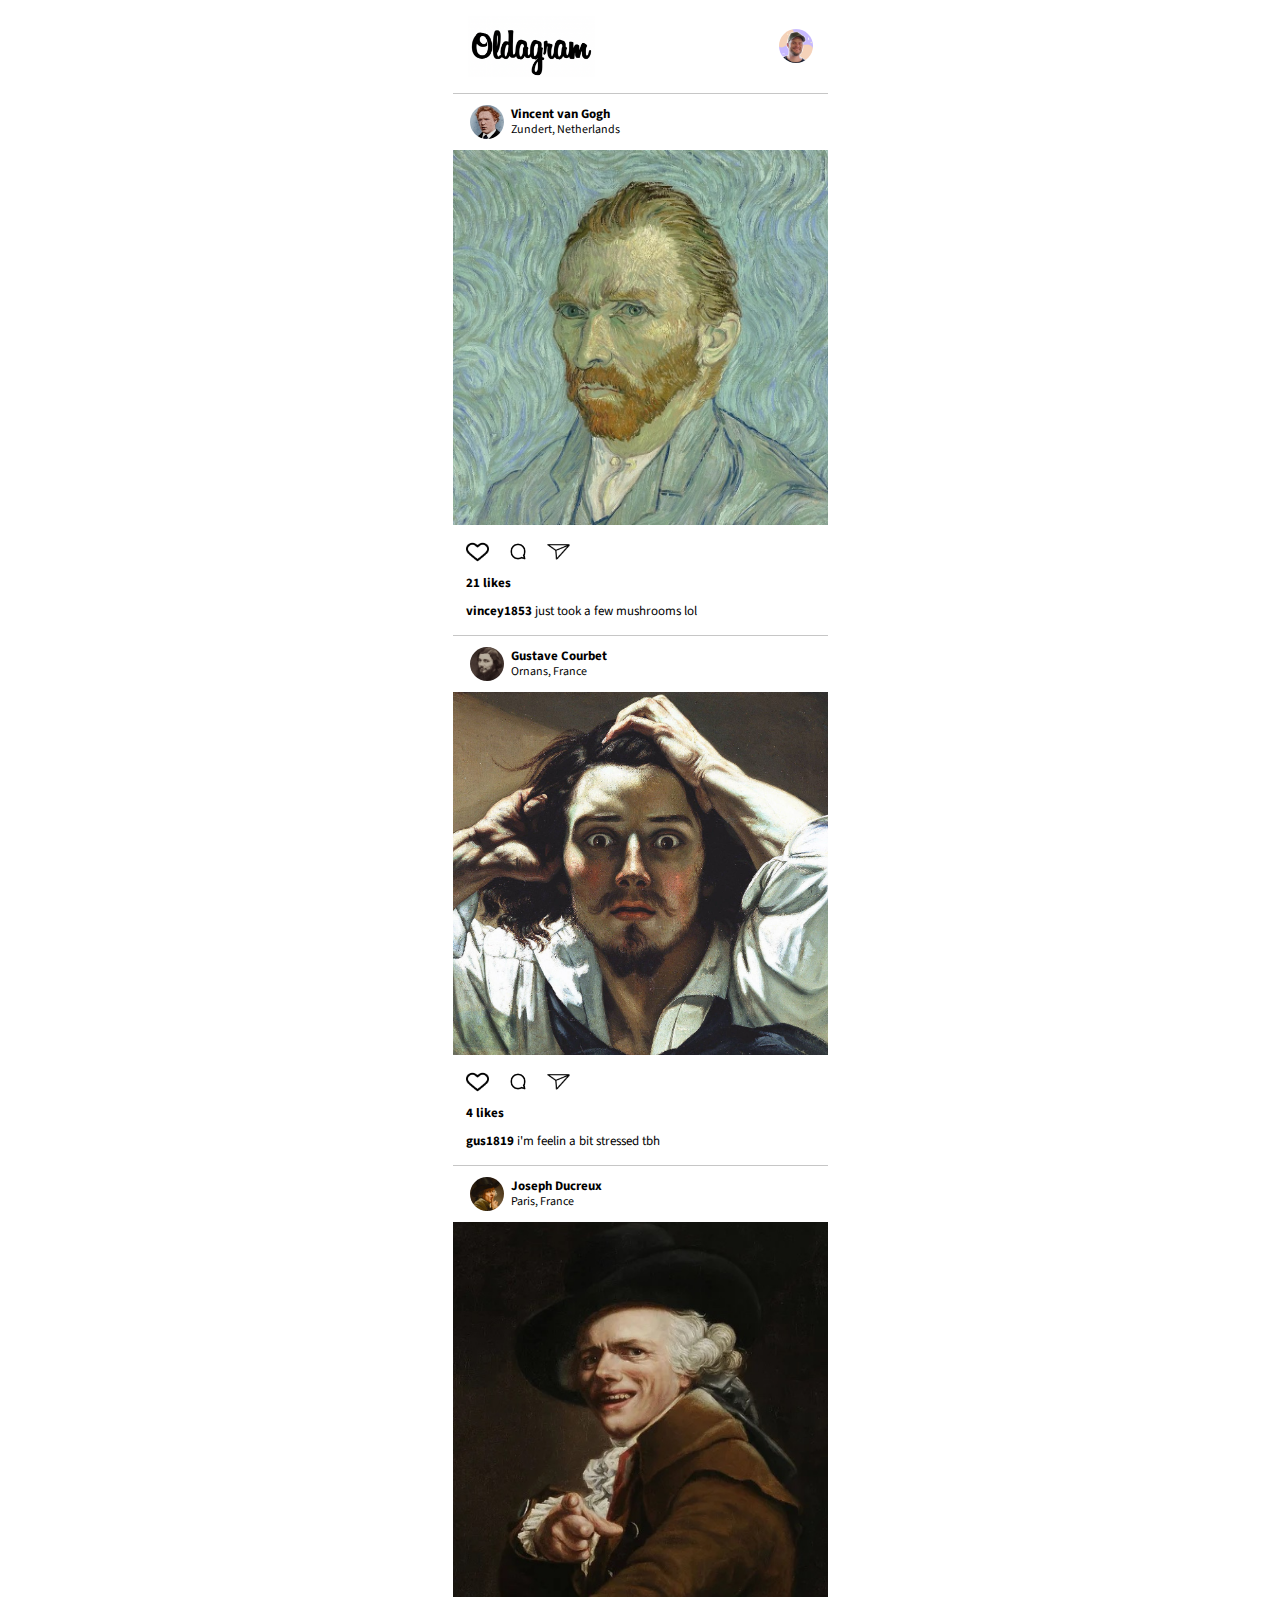
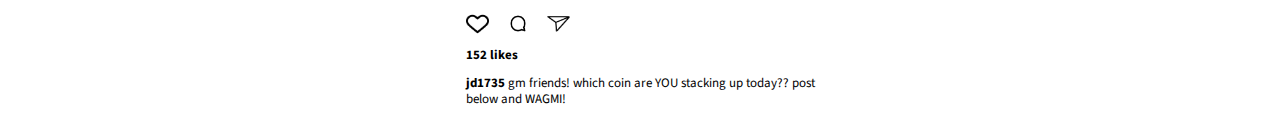
<file: index.html>
<html>
  <head>
    <link rel="preconnect" href="https://fonts.googleapis.com" />
    <link rel="preconnect" href="https://fonts.gstatic.com" crossorigin />
    <link
      href="https://fonts.googleapis.com/css2?family=Source+Sans+Pro:wght@400;700&display=swap"
      rel="stylesheet"
    />
    <link rel="stylesheet" href="index.css" />
  </head>

  <body>
    <div class="container">
      <header>
        <img src="images/logo.png" class="logo" />
        <img
          src="images/user-avatar.png"
          class="user-avatar"
          alt="photo of user"
        />
      </header>
      <main id="main"></main>
    </div>

    <script src="indexcodereviewvs.js"></script>
  </body>
</html>
</file>
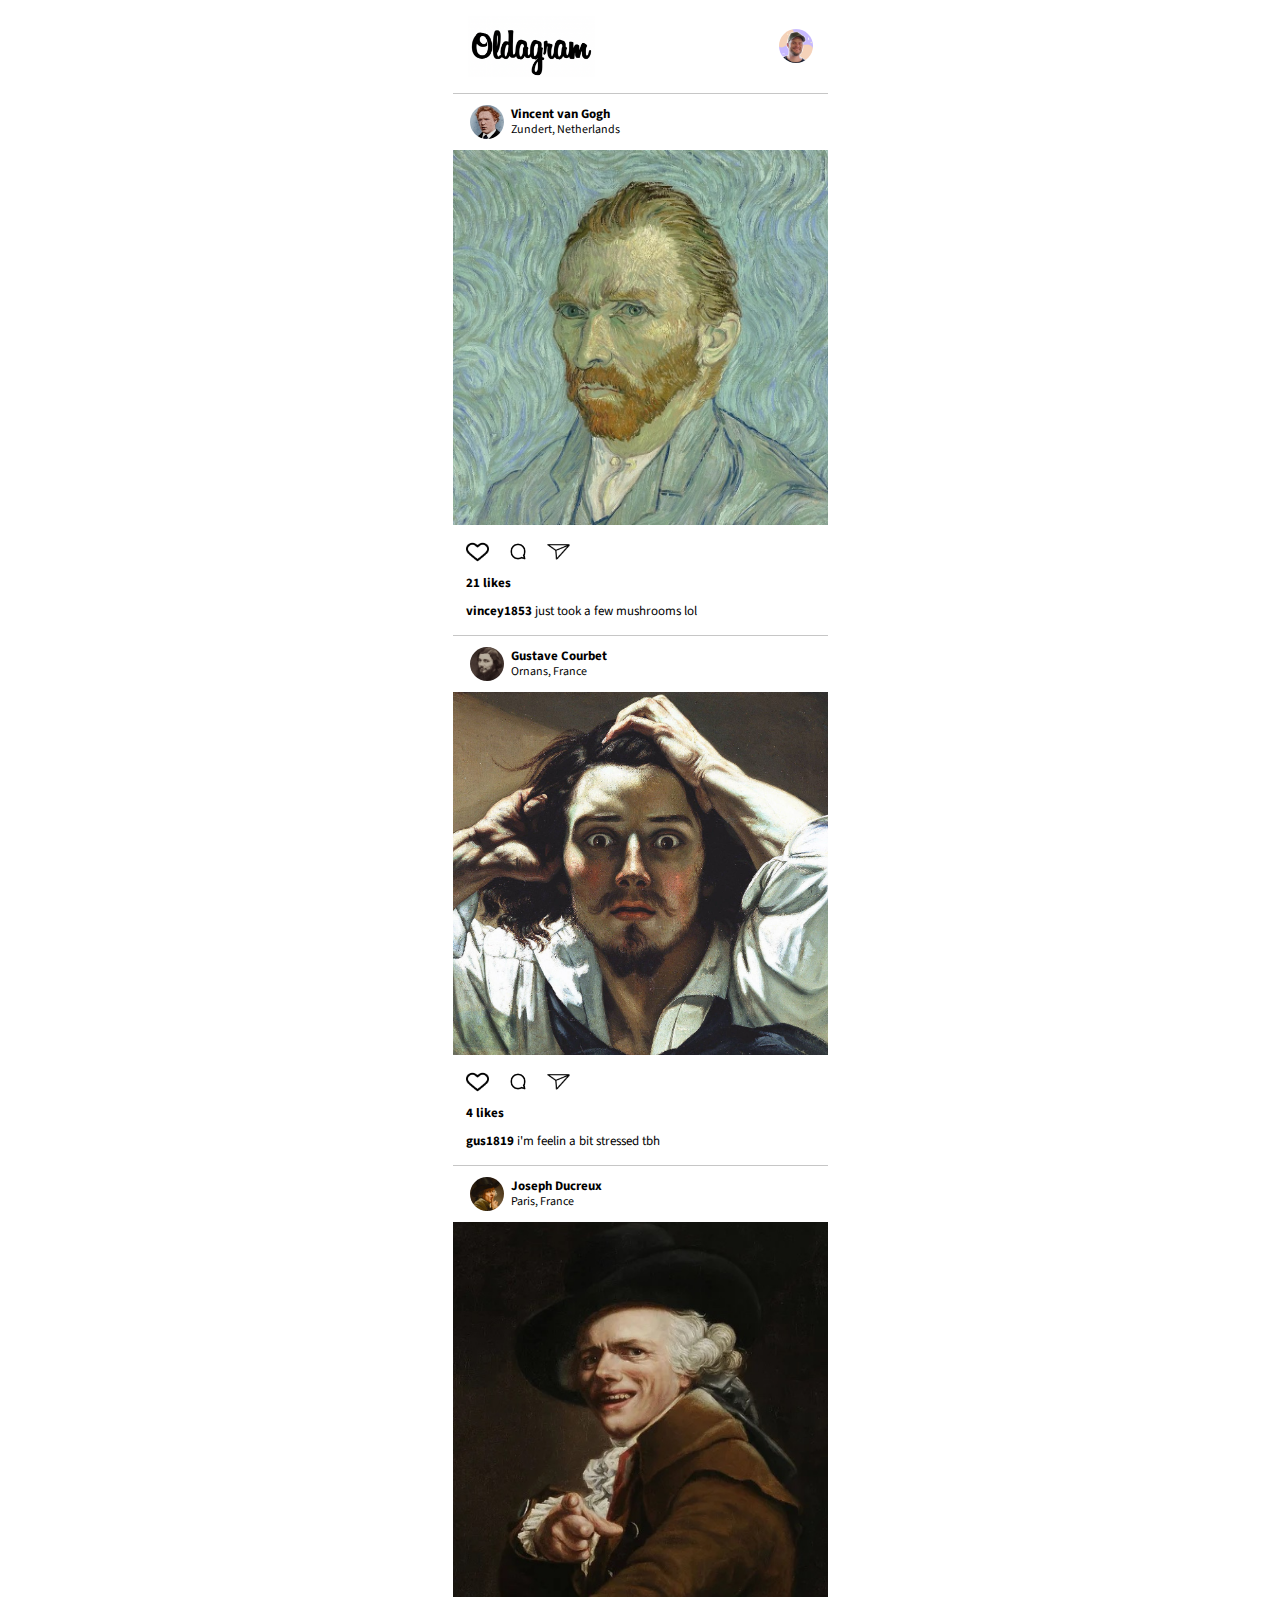
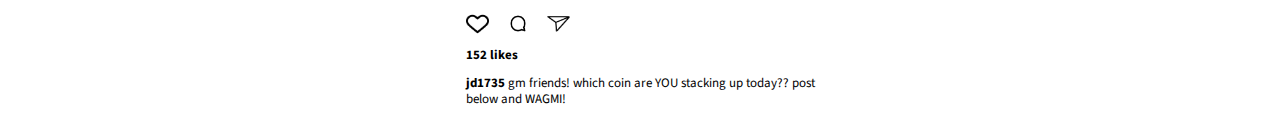
<file: indexvs1.html>
<html>
  <head>
    <link rel="preconnect" href="https://fonts.googleapis.com" />
    <link rel="preconnect" href="https://fonts.gstatic.com" crossorigin />
    <link
      href="https://fonts.googleapis.com/css2?family=Source+Sans+Pro:wght@400;700&display=swap"
      rel="stylesheet"
    />
    <link rel="stylesheet" href="index.css" />
  </head>

  <body>
    <!-- <div class="container">
      <header>
        <img src="images/logo.png" class="logo" />
        <img
          src="images/user-avatar.png"
          class="user-avatar"
          alt="photo of user"
        />
      </header>
      <main>
        <section class="artist-info">
          <img
            src="images/avatar-vangogh.jpg"
            class="artist-avatar"
            alt="photo of artist"
          />
          <div>
            <h4 class="artist-name">Vincent van Gogh</h4>
            <p class="artist-birthplace">Zundert, Netherlands</p>
          </div>
        </section>
        <section>
          <img
            src="images/post-vangogh.jpg"
            class="image-main"
            alt="artist's work"
          />
        </section>
        <section class="social">
          <div class="icons">
            <img
              src="images/icon-heart.png"
              class="icon icon-heart"
              alt="heart icon"
            />
            <img
              src="images/icon-comment.png"
              class="icon icon-comment"
              alt="comment icon"
            />
            <img
              src="images/icon-dm.png"
              class="icon icon-dm"
              alt="direct message icon"
            />
          </div>
          <p class="likes">21,492 likes</p>
          <p class="post">
            <span class="post-author">vincey1853</span> just took a few
            mushrooms lol
          </p>
        </section>
      </main>
    </div>
    <script src="index.js"></script> -->
    <script src="index.js"></script>
  </body>
</html>
</file>
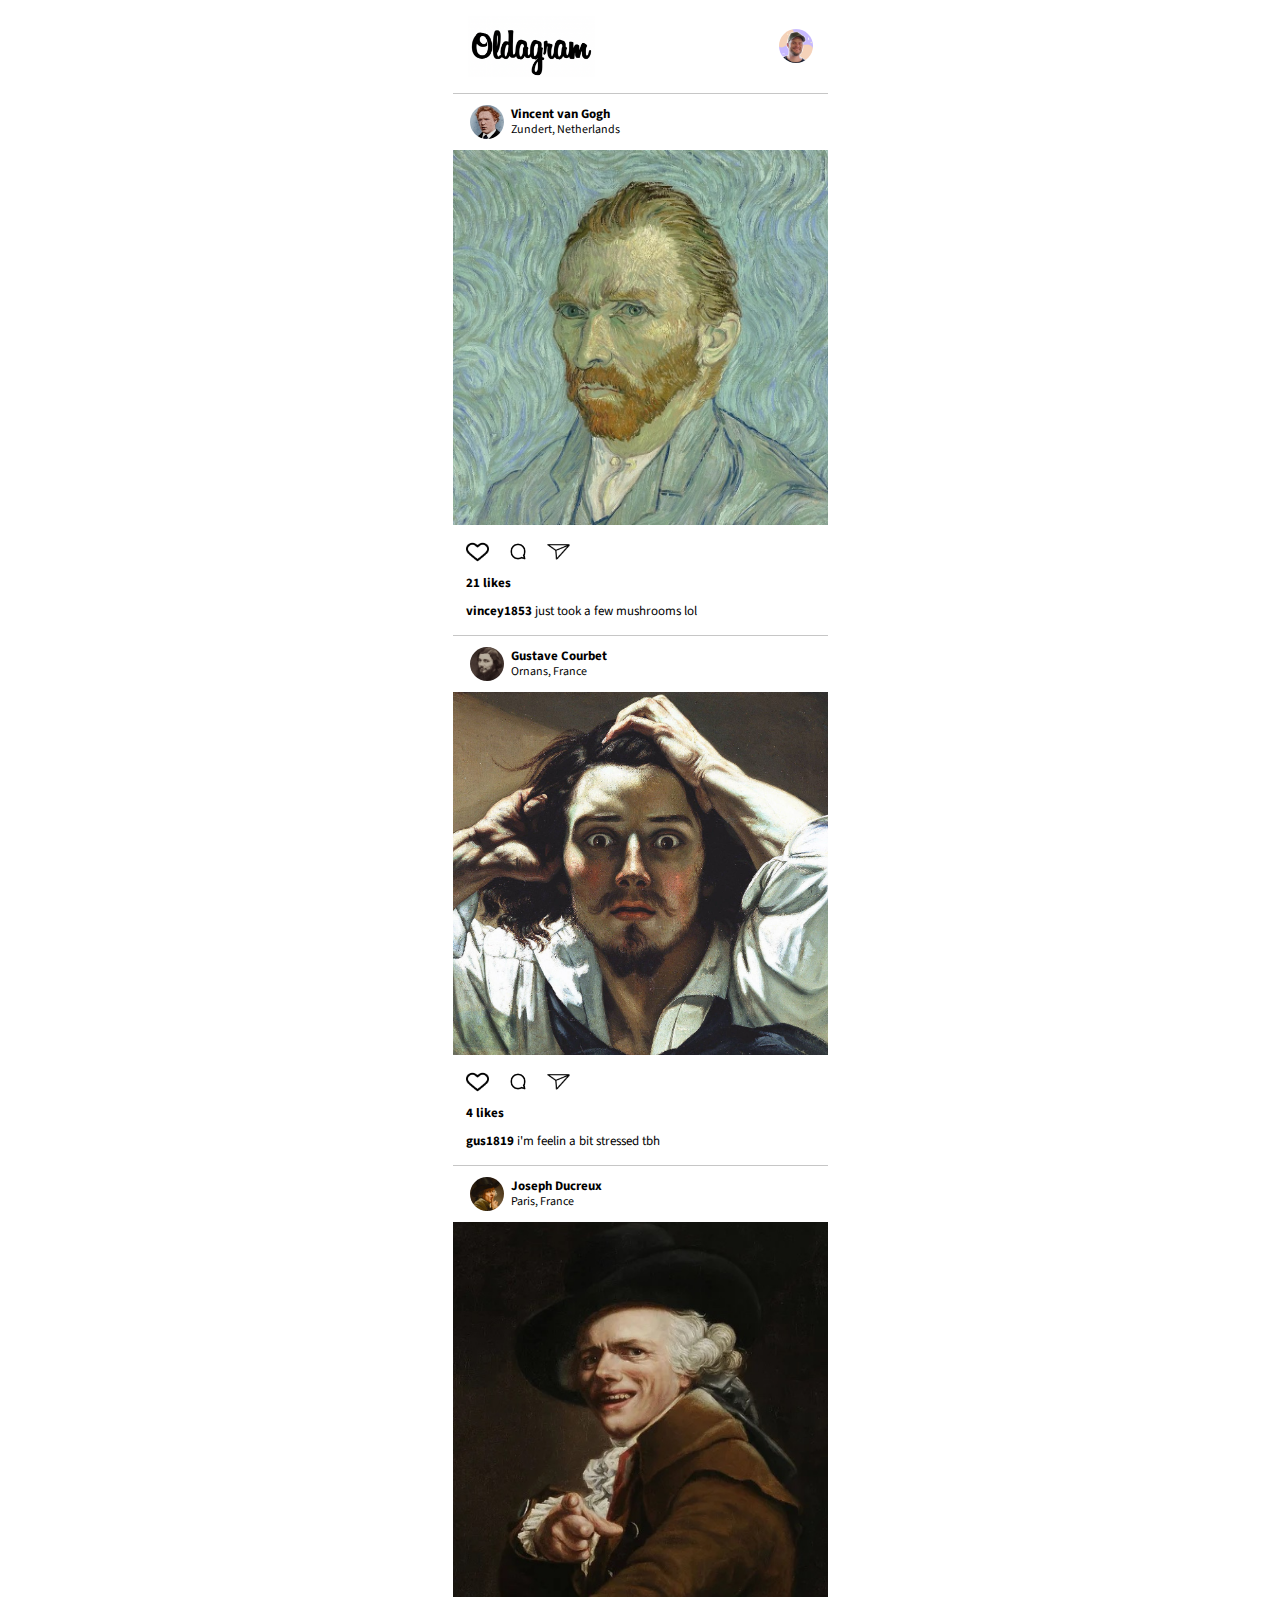
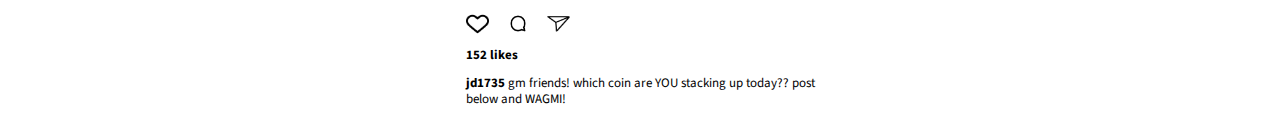
<file: indexvs2.html>
<html>
  <head>
    <link rel="preconnect" href="https://fonts.googleapis.com" />
    <link rel="preconnect" href="https://fonts.gstatic.com" crossorigin />
    <link
      href="https://fonts.googleapis.com/css2?family=Source+Sans+Pro:wght@400;700&display=swap"
      rel="stylesheet"
    />
    <link rel="stylesheet" href="index.css" />
  </head>

  <body>
    <div class="container">
      <header>
        <img src="images/logo.png" class="logo" />
        <img
          src="images/user-avatar.png"
          class="user-avatar"
          alt="photo of user"
        />
      </header>
      <main id="main">
        <!-- <section class="artist-info" id="artist-info"></section> -->
        <!-- <section id="artist-work" class="artist-work"></section> -->
        <!-- <section class="social" id="social"></section> -->
        <!-- <section class="artist-info" id="artist-info">
          
          <img
            src="images/avatar-vangogh.jpg"
            class="artist-avatar"
            alt="photo of artist"
          />
          <div>
            <h4 class="artist-name">Vincent van Gogh</h4>
            <p class="artist-birthplace">Zundert, Netherlands</p>
          </div>
        </section>
        <section id="artist-work">
          <img
            src="images/post-vangogh.jpg"
            class="image-main"
            id="image-main"
            alt="artist's work"
          />
        </section>
        <section class="social" id="social">
          <div class="icons">
            <img
              src="images/icon-heart.png"
              class="icon icon-heart"
              alt="heart icon"
            />
            <img
              src="images/icon-comment.png"
              class="icon icon-comment"
              alt="comment icon"
            />
            <img
              src="images/icon-dm.png"
              class="icon icon-dm"
              alt="direct message icon"
            />
          </div>
          <p class="likes">21,492 likes</p>
          <p class="post">
            <span class="post-author">vincey1853</span> just took a few
            mushrooms lol
          </p>
        </section> -->
      </main>
    </div>

    <script src="indexvs4.js"></script>
  </body>
</html>
</file>
<file: index.css>
/* Reset */

html {
  box-sizing: border-box;
  font-size: 16px;
}

*,
*:before,
*:after {
  box-sizing: inherit;
}

body,
h1,
h2,
h3,
h4,
h5,
h6,
p,
ol,
ul {
  margin: 0;
  padding: 0;
}

body {
  font-family: "Source Sans Pro", sans-serif;
  font-weight: 400;
  font-size: 13px;
  line-height: 16px;
  color: #000;
  display: flex;
  flex-direction: column;
  align-items: center;
  justify-content: center;
}

/* typography */

.artist-name {
  font-weight: 700;
}

.artist-birthplace {
  font-size: 12px;
  line-height: 15px;
}

/* layout */

.container {
  max-width: 375px;
}

header {
  padding: 16px 15px;
  display: flex;
  flex-direction: row;
  justify-content: space-between;
  align-items: center;
}

.logo {
  max-width: 127px;
}

.user-avatar {
  width: 34px;
  height: 34px;
  border-radius: 50%;
}

.artist-avatar {
  width: 34px;
  height: 34px;
  border-radius: 50%;
  margin-right: 7px;
}

.artist-info {
  padding: 11px 17px;
  border-top: 1px solid #c6c6c6;
  display: flex;
  flex-direction: row;
  align-items: center;
}

.image-main {
  width: 100%;
}

.social {
  padding: 16px 13px;
}

.icons {
  margin-bottom: 12px;
  display: flex;
  flex-direction: row;
  align-items: center;
}

.icons > * {
  margin-right: 20px;
}

.icon:hover,
.icon:focus {
  opacity: 0.5;
}

.icon-heart {
  width: 23.3px;
  height: 22.13px;
}

.icon-comment {
  width: 18.65px;
  height: 18.65;
}

.icon-dm {
  width: 22.38px;
  height: 18.65px;
}

.likes {
  margin-bottom: 12px;
  font-weight: 700;
}

.post-author {
  font-weight: 700;
}
</file>
